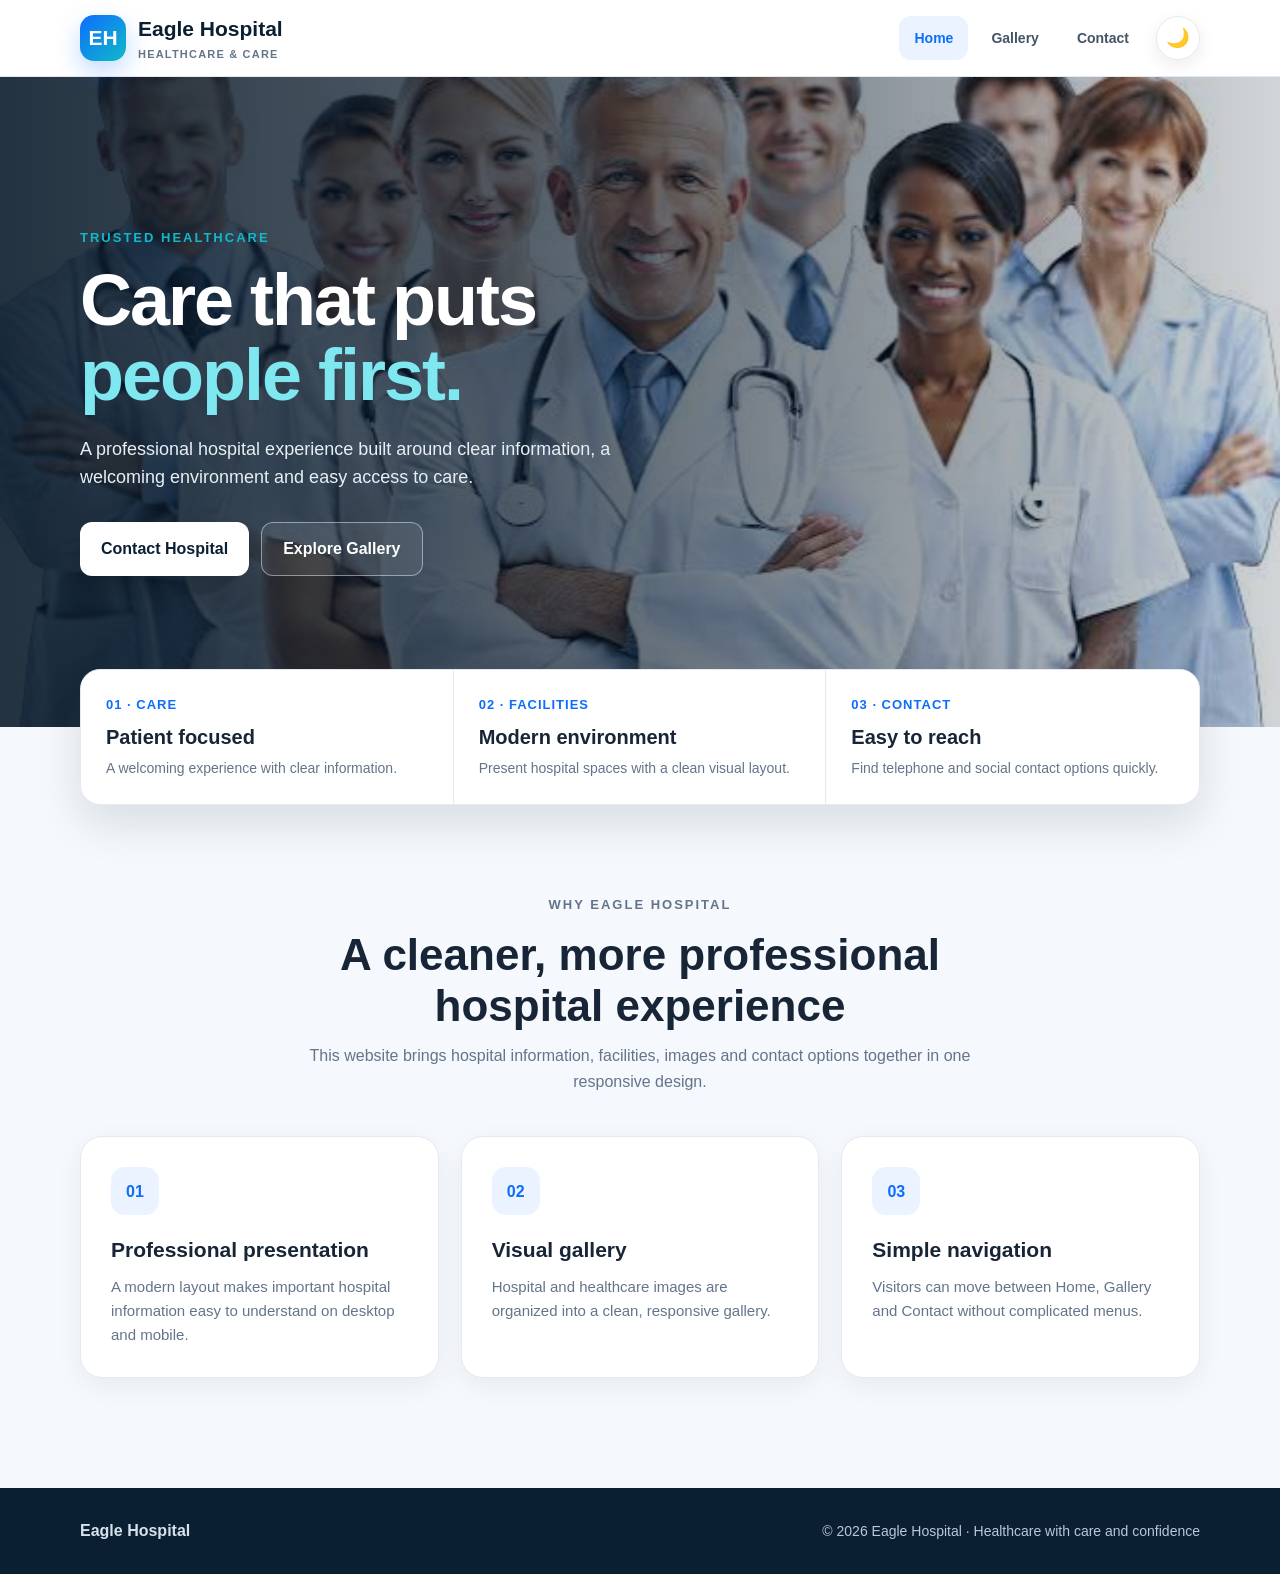
<file: index.html>
<!doctype html>
<html lang="en">
<head>
  <meta charset="utf-8">
  <meta name="viewport" content="width=device-width, initial-scale=1">

  <meta name="description" content="Eagle Hospital — trusted healthcare, professional facilities and easy contact options.">

  <title>Eagle Hospital | Trusted Healthcare</title>

  <link rel="stylesheet" href="all.css">
</head>

<body>

  <!-- ================= HEADER ================= -->
  <header class="header">
    <div class="container header-inner">

      <a class="brand" href="index.html" aria-label="Eagle Hospital home">
        <span class="brand-mark">EH</span>

        <span>
          Eagle Hospital
          <small>HEALTHCARE &amp; CARE</small>
        </span>
      </a>

      <div class="header-right">

        <!-- Navigation -->
        <nav class="nav" aria-label="Main navigation">
          <a class="active" href="index.html">Home</a>
          <a href="image.html">Gallery</a>
          <a href="contact.html">Contact</a>
        </nav>

        <!-- Day / Night Button -->
        <button
          class="theme-toggle"
          id="themeToggle"
          type="button"
          aria-label="Switch to night mode"
          title="Switch to night mode">

          <span id="themeIcon" aria-hidden="true">🌙</span>

        </button>

      </div>

    </div>
  </header>


  <!-- ================= MAIN ================= -->
  <main>

    <!-- HERO -->
    <section class="hero">

      <div class="container">

        <div class="hero-content">

          <p class="eyebrow">
            TRUSTED HEALTHCARE
          </p>

          <h1>
            Care that puts<br>
            <span>people first.</span>
          </h1>

          <p>
            A professional hospital experience built around clear
            information, a welcoming environment and easy access to care.
          </p>

          <div class="actions">

            <a class="btn primary" href="contact.html">
              Contact Hospital
            </a>

            <a class="btn secondary" href="image.html">
              Explore Gallery
            </a>

          </div>

        </div>

      </div>

    </section>


    <!-- ================= QUICK INFORMATION ================= -->
    <section class="quick" aria-label="Hospital highlights">

      <div class="container quick-grid">

        <div class="quick-card">

          <strong>01 · Care</strong>

          <h3>
            Patient focused
          </h3>

          <p>
            A welcoming experience with clear information.
          </p>

        </div>


        <div class="quick-card">

          <strong>02 · Facilities</strong>

          <h3>
            Modern environment
          </h3>

          <p>
            Present hospital spaces with a clean visual layout.
          </p>

        </div>


        <div class="quick-card">

          <strong>03 · Contact</strong>

          <h3>
            Easy to reach
          </h3>

          <p>
            Find telephone and social contact options quickly.
          </p>

        </div>

      </div>

    </section>


    <!-- ================= WHY EAGLE HOSPITAL ================= -->
    <section class="section">

      <div class="container">

        <div class="section-head">

          <p class="eyebrow">
            WHY EAGLE HOSPITAL
          </p>

          <h2>
            A cleaner, more professional hospital experience
          </h2>

          <p>
            This website brings hospital information, facilities,
            images and contact options together in one responsive design.
          </p>

        </div>


        <!-- CARDS -->
        <div class="cards">


          <!-- Card 1 -->
          <article class="card">

            <div class="icon">
              01
            </div>

            <h3>
              Professional presentation
            </h3>

            <p>
              A modern layout makes important hospital information
              easy to understand on desktop and mobile.
            </p>

          </article>


          <!-- Card 2 -->
          <article class="card">

            <div class="icon">
              02
            </div>

            <h3>
              Visual gallery
            </h3>

            <p>
              Hospital and healthcare images are organized into
              a clean, responsive gallery.
            </p>

          </article>


          <!-- Card 3 -->
          <article class="card">

            <div class="icon">
              03
            </div>

            <h3>
              Simple navigation
            </h3>

            <p>
              Visitors can move between Home, Gallery and Contact
              without complicated menus.
            </p>

          </article>


        </div>

      </div>

    </section>

  </main>


  <!-- ================= FOOTER ================= -->
  <footer>

    <div class="container footer-inner">

      <strong>
        Eagle Hospital
      </strong>

      <p>
        © 2026 Eagle Hospital · Healthcare with care and confidence
      </p>

    </div>

  </footer>


  <!-- ================= JAVASCRIPT ================= -->
  <script src="theme.js"></script>

</body>
</html>
</file>
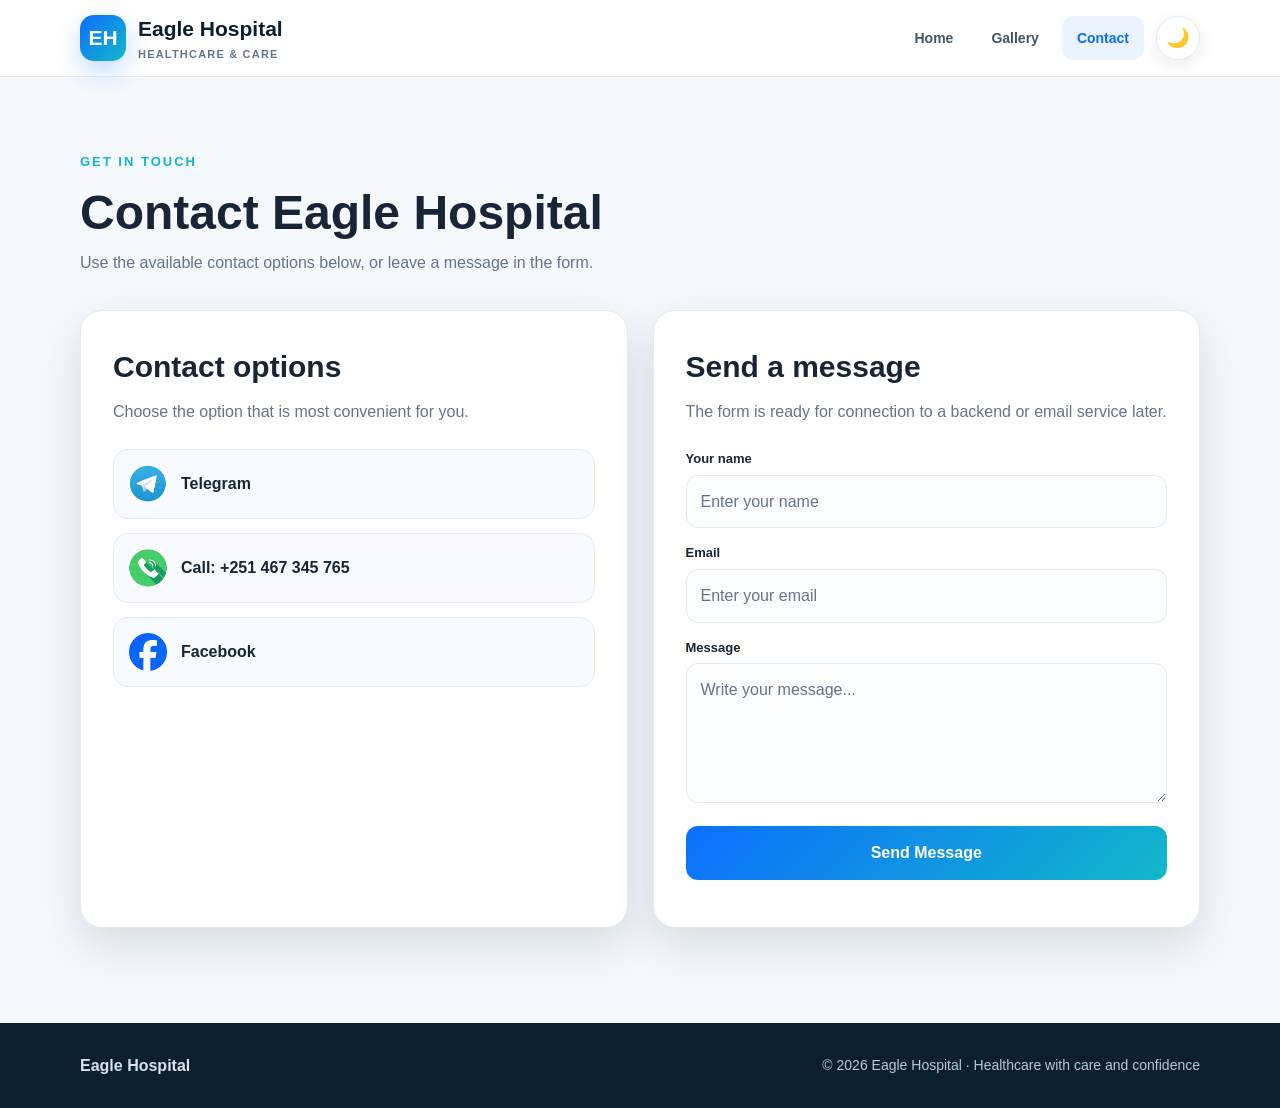
<file: contact.html>
<!doctype html>
<html lang="en">
<head>
  <meta charset="utf-8">
  <meta name="viewport" content="width=device-width,initial-scale=1">

  <meta name="description"
        content="Contact Eagle Hospital by telephone, Telegram or Facebook.">

  <title>Contact | Eagle Hospital</title>

  <link rel="stylesheet" href="all.css">
</head>

<body>

<header class="header">

  <div class="container header-inner">

    <a class="brand"
       href="index.html"
       aria-label="Eagle Hospital home">

      <span class="brand-mark">EH</span>

      <span>
        Eagle Hospital
        <small>HEALTHCARE &amp; CARE</small>
      </span>

    </a>

    <div class="header-right">

      <nav class="nav" aria-label="Main navigation">
        <a href="index.html">Home</a>
        <a href="image.html">Gallery</a>
        <a class="active" href="contact.html">Contact</a>
      </nav>

      <button class="theme-toggle"
              id="themeToggle"
              type="button"
              aria-label="Switch to night mode"
              title="Switch to night mode">

        <span id="themeIcon" aria-hidden="true">🌙</span>

      </button>

    </div>

  </div>

</header>

<main class="page">

  <div class="container">

    <div class="page-title">

      <p class="eyebrow">GET IN TOUCH</p>

      <h1>Contact Eagle Hospital</h1>

      <p>
        Use the available contact options below,
        or leave a message in the form.
      </p>

    </div>

    <section class="contact-grid">

      <div class="contact-panel">

        <h2>Contact options</h2>

        <p>
          Choose the option that is most convenient for you.
        </p>

        <div class="contact-list">

          <a class="contact-link"
             href="https://t.me/AcibademChatBot"
             target="_blank"
             rel="noopener">

            <img src="tel.jfif"
                 alt="Telegram">

            <span>Telegram</span>

          </a>

          <a class="contact-link"
             href="tel:+251467345765">

            <img src="phone.png"
                 alt="Phone">

            <span>
              Call: +251 467 345 765
            </span>

          </a>

          <a class="contact-link"
             href="https://www.facebook.com/AcibademEthiopia/reels/"
             target="_blank"
             rel="noopener">

            <img src="fb.png"
                 alt="Facebook">

            <span>Facebook</span>

          </a>

        </div>

      </div>

      <div class="contact-panel">

        <h2>Send a message</h2>

        <p>
          The form is ready for connection to a backend
          or email service later.
        </p>

        <form class="form" id="contactForm">

          <div>
            <label for="name">Your name</label>

            <input
              id="name"
              name="name"
              type="text"
              placeholder="Enter your name"
              autocomplete="name"
              required>
          </div>

          <div>
            <label for="email">Email</label>

            <input
              id="email"
              name="email"
              type="email"
              placeholder="Enter your email"
              autocomplete="email"
              required>
          </div>

          <div>
            <label for="message">Message</label>

            <textarea
              id="message"
              name="message"
              placeholder="Write your message..."
              required></textarea>
          </div>

          <button type="submit">
            Send Message
          </button>

          <p class="form-note"
             id="formNote"
             role="status"></p>

        </form>

      </div>

    </section>

  </div>

</main>

<footer>

  <div class="container footer-inner">

    <strong>Eagle Hospital</strong>

    <p>
      © 2026 Eagle Hospital · Healthcare with care and confidence
    </p>

  </div>

</footer>

<script src="theme.js"></script>

<script>

document.getElementById("contactForm")
.addEventListener("submit", function(event) {

  event.preventDefault();

  document.getElementById("formNote").textContent =
    "Thank you. Your message form is ready, but it is not connected to a server yet.";

  this.reset();

});

</script>

</body>
</html>
</file>
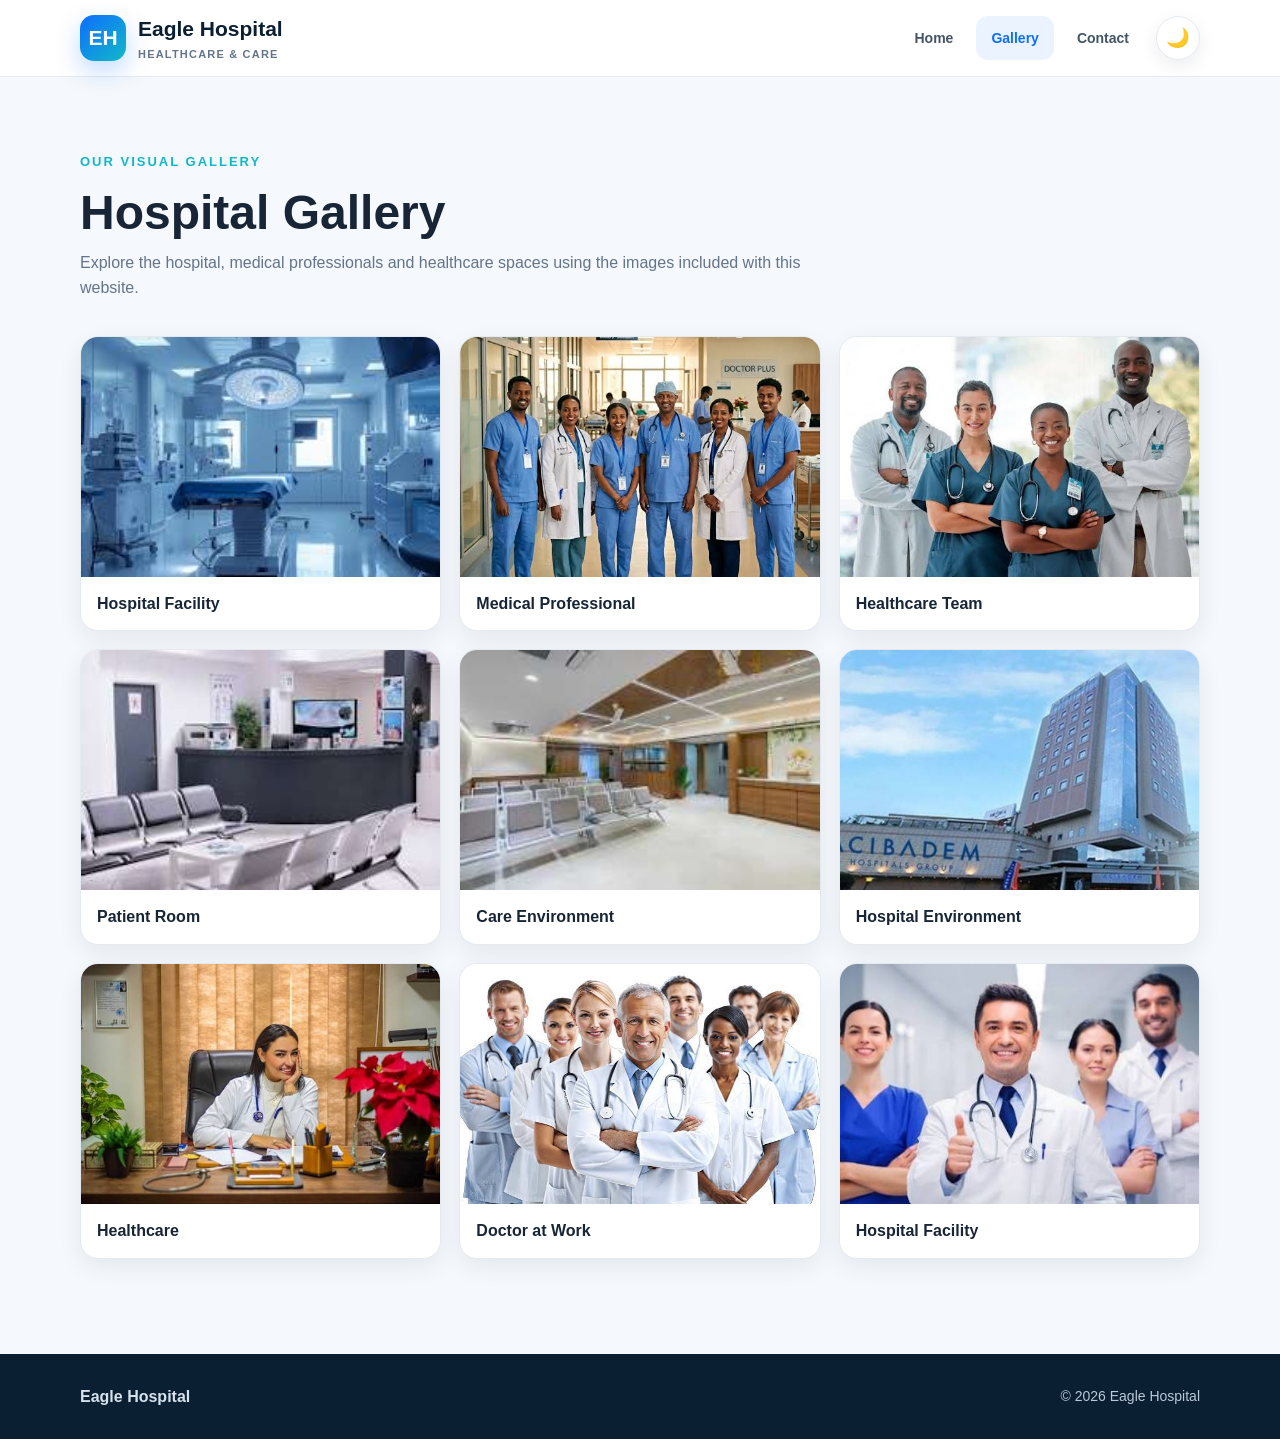
<file: image.html>
<!doctype html>
<html lang="en">
<head>
  <meta charset="utf-8">
  <meta name="viewport" content="width=device-width,initial-scale=1">
  <meta name="description" content="Explore Eagle Hospital facilities, healthcare professionals and hospital spaces.">
  <title>Gallery | Eagle Hospital</title>
  <link rel="stylesheet" href="all.css">
</head>
<body>

<header class="header">
  <div class="container header-inner">

    <a class="brand" href="index.html" aria-label="Eagle Hospital home">
      <span class="brand-mark">EH</span>
      <span>
        Eagle Hospital
        <small>HEALTHCARE &amp; CARE</small>
      </span>
    </a>

    <div class="header-right">

      <nav class="nav" aria-label="Main navigation">
        <a href="index.html">Home</a>
        <a class="active" href="image.html">Gallery</a>
        <a href="contact.html">Contact</a>
      </nav>

      <button class="theme-toggle" id="themeToggle" type="button"
              aria-label="Switch to night mode"
              title="Switch to night mode">
        <span id="themeIcon" aria-hidden="true">🌙</span>
      </button>

    </div>
  </div>
</header>

<main class="page">

  <div class="container">

    <div class="page-title">
      <p class="eyebrow">OUR VISUAL GALLERY</p>

      <h1>Hospital Gallery</h1>

      <p>
        Explore the hospital, medical professionals and healthcare
        spaces using the images included with this website.
      </p>
    </div>

    <section class="gallery" aria-label="Hospital gallery">

      <figure class="gallery-item">
        <img src="sur.jfif"
             alt="Hospital facility"
             loading="lazy">
        <figcaption class="gallery-caption">
          Hospital Facility
        </figcaption>
      </figure>

      <figure class="gallery-item">
        <img src="doc1.jfif"
             alt="Doctor"
             loading="lazy">
        <figcaption class="gallery-caption">
          Medical Professional
        </figcaption>
      </figure>

      <figure class="gallery-item">
        <img src="doc2.jfif"
             alt="Medical professional"
             loading="lazy">
        <figcaption class="gallery-caption">
          Healthcare Team
        </figcaption>
      </figure>

      <figure class="gallery-item">
        <img src="res1.jfif"
             alt="Hospital room"
             loading="lazy">
        <figcaption class="gallery-caption">
          Patient Room
        </figcaption>
      </figure>

      <figure class="gallery-item">
        <img src="res2.jfif"
             alt="Hospital facility"
             loading="lazy">
        <figcaption class="gallery-caption">
          Care Environment
        </figcaption>
      </figure>

      <figure class="gallery-item">
        <img src="one.jfif"
             alt="Healthcare facility"
             loading="lazy">
        <figcaption class="gallery-caption">
          Hospital Environment
        </figcaption>
      </figure>

      <figure class="gallery-item">
        <img src="six.jfif"
             alt="Healthcare team"
             loading="lazy">
        <figcaption class="gallery-caption">
          Healthcare
        </figcaption>
      </figure>

      <figure class="gallery-item">
        <img src="doctor.jfif"
             alt="Doctor at work"
             loading="lazy">
        <figcaption class="gallery-caption">
          Doctor at Work
        </figcaption>
      </figure>

      <figure class="gallery-item">
        <img src="four.jfif"
             alt="Hospital facility"
             loading="lazy">
        <figcaption class="gallery-caption">
          Hospital Facility
        </figcaption>
      </figure>

    </section>

  </div>

</main>

<footer>
  <div class="container footer-inner">
    <strong>Eagle Hospital</strong>
    <p>© 2026 Eagle Hospital</p>
  </div>
</footer>

<script src="theme.js"></script>

</body>
</html>
</file>
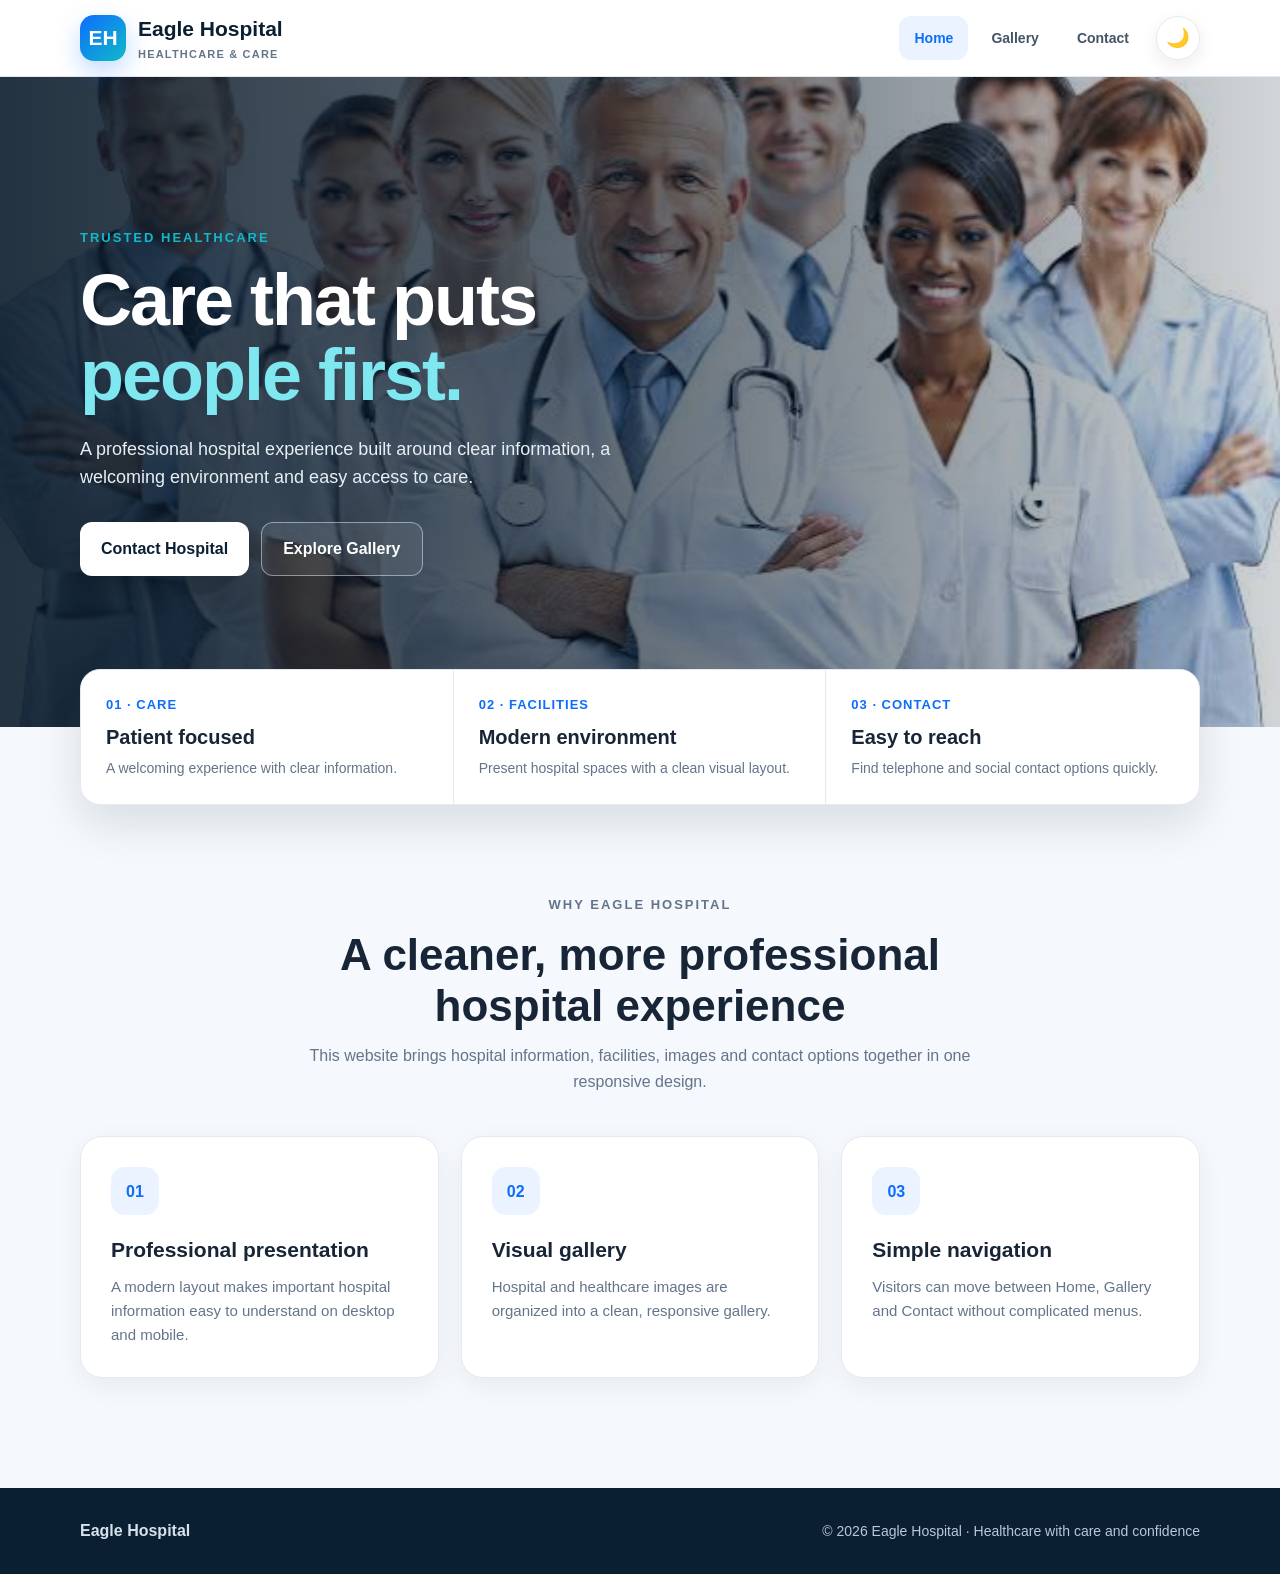
<file: index (2).html>
<!doctype html>
<html lang="en">
<head>
  <meta charset="utf-8">
  <meta name="viewport" content="width=device-width,initial-scale=1">
  <meta name="description" content="Eagle Hospital — trusted healthcare, professional facilities and easy contact options.">
  <title>Eagle Hospital | Trusted Healthcare</title>
  <link rel="stylesheet" href="all.css">
</head>
<body>

<header class="header">
  <div class="container header-inner">
    <a class="brand" href="index.html" aria-label="Eagle Hospital home">
      <span class="brand-mark">EH</span>
      <span>Eagle Hospital<small>HEALTHCARE &amp; CARE</small></span>
    </a>

    <div class="header-right">
      <nav class="nav" aria-label="Main navigation">
        <a class="active" href="index.html">Home</a>
        <a href="image.html">Gallery</a>
        <a href="contact.html">Contact</a>
      </nav>

      <button class="theme-toggle" id="themeToggle" type="button"
              aria-label="Switch to night mode" title="Switch to night mode">
        <span id="themeIcon" aria-hidden="true">🌙</span>
      </button>
    </div>
  </div>
</header>

<main>

<section class="hero">
  <div class="container">
    <div class="hero-content">
      <p class="eyebrow">TRUSTED HEALTHCARE</p>

      <h1>
        Care that puts<br>
        <span>people first.</span>
      </h1>

      <p>
        A professional hospital experience built around clear information,
        a welcoming environment and easy access to care.
      </p>

      <div class="actions">
        <a class="btn primary" href="contact.html">Contact Hospital</a>
        <a class="btn secondary" href="image.html">Explore Gallery</a>
      </div>
    </div>
  </div>
</section>

<section class="quick" aria-label="Hospital highlights">
  <div class="container quick-grid">

    <div class="quick-card">
      <strong>01 · Care</strong>
      <h3>Patient focused</h3>
      <p>A welcoming experience with clear information.</p>
    </div>

    <div class="quick-card">
      <strong>02 · Facilities</strong>
      <h3>Modern environment</h3>
      <p>Present hospital spaces with a clean visual layout.</p>
    </div>

    <div class="quick-card">
      <strong>03 · Contact</strong>
      <h3>Easy to reach</h3>
      <p>Find telephone and social contact options quickly.</p>
    </div>

  </div>
</section>

<section class="section">
  <div class="container">

    <div class="section-head">
      <p class="eyebrow">WHY EAGLE HOSPITAL</p>

      <h2>
        A cleaner, more professional hospital experience
      </h2>

      <p>
        This website brings hospital information, facilities,
        images and contact options together in one responsive design.
      </p>
    </div>

    <div class="cards">

      <article class="card">
        <div class="icon">01</div>
        <h3>Professional presentation</h3>
        <p>
          A modern layout makes important hospital information
          easy to understand on desktop and mobile.
        </p>
      </article>

      <article class="card">
        <div class="icon">02</div>
        <h3>Visual gallery</h3>
        <p>
          Hospital and healthcare images are organized into
          a clean, responsive gallery.
        </p>
      </article>

      <article class="card">
        <div class="icon">03</div>
        <h3>Simple navigation</h3>
        <p>
          Visitors can move between Home, Gallery and Contact
          without complicated menus.
        </p>
      </article>

    </div>
  </div>
</section>

</main>

<footer>
  <div class="container footer-inner">
    <strong>Eagle Hospital</strong>
    <p>© 2026 Eagle Hospital · Healthcare with care and confidence</p>
  </div>
</footer>

<script src="theme.js"></script>

</body>
<script src="theme.js"></script>
</html>
</file>
<file: all.css>
/* =========================================================
   EAGLE HOSPITAL
   Professional Responsive Website
   Day / Night Mode
   ========================================================= */

/* =========================
   ROOT VARIABLES
   ========================= */

:root {
  --navy: #0b1f33;
  --blue: #0d6efd;
  --cyan: #12b8c9;

  --ink: #172536;
  --muted: #64748b;

  --light: #f5f8fc;
  --white: #ffffff;
  --line: #e5eaf0;

  --card: #ffffff;
  --input: #fbfdff;
  --soft: #f7faff;

  --shadow: 0 18px 45px rgba(11, 31, 51, 0.12);

  --radius: 22px;

  --transition: 0.25s ease;
}


/* =========================
   DARK MODE VARIABLES
   ========================= */

body.dark-mode {
  --ink: #e8eef5;
  --muted: #aab7c5;

  --light: #07131f;
  --white: #101e2b;

  --line: #243746;

  --card: #10202e;
  --input: #0c1a27;
  --soft: #122535;

  --shadow: 0 18px 45px rgba(0, 0, 0, 0.35);
}


/* =========================
   RESET
   ========================= */

* {
  box-sizing: border-box;
  margin: 0;
  padding: 0;
}

html {
  scroll-behavior: smooth;
}

body {
  font-family: Arial, Helvetica, sans-serif;
  color: var(--ink);
  background: var(--light);
  line-height: 1.6;

  transition:
    background var(--transition),
    color var(--transition);
}

a {
  text-decoration: none;
  color: inherit;
}

img {
  max-width: 100%;
  display: block;
}

button,
input,
textarea {
  font: inherit;
}

.container {
  width: min(1120px, 92%);
  margin: auto;
}


/* =========================
   HEADER
   ========================= */

.header {
  position: sticky;
  top: 0;
  z-index: 1000;

  background: rgba(255, 255, 255, 0.96);

  backdrop-filter: blur(12px);

  border-bottom: 1px solid var(--line);

  transition:
    background var(--transition),
    border-color var(--transition);
}

body.dark-mode .header {
  background: rgba(7, 19, 31, 0.95);
}

.header-inner {
  min-height: 76px;

  display: flex;
  align-items: center;
  justify-content: space-between;

  gap: 25px;
}


/* =========================
   BRAND
   ========================= */

.brand {
  display: flex;
  align-items: center;

  gap: 12px;

  font-size: 21px;
  font-weight: 700;

  color: var(--navy);

  transition: color var(--transition);
}

body.dark-mode .brand {
  color: #ffffff;
}

.brand small {
  display: block;

  color: var(--muted);

  font-size: 11px;
  font-weight: 600;

  letter-spacing: 1.2px;
}

.brand-mark {
  width: 46px;
  height: 46px;

  border-radius: 14px;

  display: grid;
  place-items: center;

  color: #ffffff;

  font-weight: 800;

  background:
    linear-gradient(
      135deg,
      var(--blue),
      var(--cyan)
    );

  box-shadow:
    0 10px 24px rgba(13, 110, 253, 0.25);
}


/* =========================
   HEADER RIGHT
   ========================= */

.header-right {
  display: flex;
  align-items: center;
  gap: 12px;
}


/* =========================
   NAVIGATION
   ========================= */

.nav {
  display: flex;
  align-items: center;

  gap: 8px;
}

.nav a {
  padding: 11px 15px;

  border-radius: 12px;

  color: #425466;

  font-weight: 700;

  font-size: 14px;

  transition:
    background var(--transition),
    color var(--transition),
    transform var(--transition);
}

body.dark-mode .nav a {
  color: #c4d0dc;
}

.nav a:hover,
.nav a.active {
  background: #eaf3ff;
  color: var(--blue);
}

body.dark-mode .nav a:hover,
body.dark-mode .nav a.active {
  background: #142f43;
  color: #58b7ff;
}


/* =========================
   DAY / NIGHT BUTTON
   ========================= */

.theme-toggle {
  width: 44px;
  height: 44px;

  border: 1px solid var(--line);

  border-radius: 50%;

  background: var(--card);

  display: grid;
  place-items: center;

  cursor: pointer;

  font-size: 19px;

  box-shadow:
    0 6px 18px rgba(11, 31, 51, 0.08);

  transition:
    transform var(--transition),
    background var(--transition),
    border-color var(--transition);
}

.theme-toggle:hover {
  transform: rotate(10deg) scale(1.06);
}

.theme-toggle:active {
  transform: scale(0.94);
}


/* =========================
   HERO
   ========================= */

.hero {
  min-height: 650px;

  display: flex;
  align-items: center;

  position: relative;
  overflow: hidden;

  background-image:
    linear-gradient(
      90deg,
      rgba(5, 22, 38, 0.88) 0%,
      rgba(5, 22, 38, 0.68) 42%,
      rgba(5, 22, 38, 0.18) 100%
    ),
    url("doctor.jfif");

  background-size: cover;
  background-position: center;
}

.hero-content {
  padding: 100px 0;

  color: #ffffff;

  max-width: 680px;
}


/* =========================
   EYEBROW
   ========================= */

.eyebrow {
  color: var(--cyan);

  font-size: 13px;

  font-weight: 800;

  letter-spacing: 2px;

  margin-bottom: 14px;
}


/* =========================
   HERO TEXT
   ========================= */

.hero h1 {
  font-size: clamp(42px, 6vw, 72px);

  line-height: 1.04;

  margin-bottom: 22px;

  letter-spacing: -2px;
}

.hero h1 span {
  color: #7ee7ef;
}

.hero p:not(.eyebrow) {
  font-size: 18px;

  color: #e6eef6;

  max-width: 600px;

  margin-bottom: 30px;
}


/* =========================
   BUTTONS
   ========================= */

.actions {
  display: flex;

  flex-wrap: wrap;

  gap: 12px;
}

.btn {
  display: inline-flex;

  align-items: center;
  justify-content: center;

  padding: 13px 21px;

  border-radius: 12px;

  font-weight: 800;

  transition:
    transform 0.2s ease,
    box-shadow 0.2s ease,
    background 0.2s ease;
}

.btn:hover {
  transform: translateY(-2px);
}

.btn.primary {
  background: #ffffff;

  color: var(--navy);

  box-shadow:
    0 12px 28px rgba(0, 0, 0, 0.18);
}

.btn.secondary {
  border: 1px solid rgba(255, 255, 255, 0.45);

  color: #ffffff;

  background: rgba(255, 255, 255, 0.08);
}

.btn.secondary:hover {
  background: rgba(255, 255, 255, 0.16);
}


/* =========================
   QUICK INFORMATION
   ========================= */

.quick {
  margin-top: -58px;

  position: relative;

  z-index: 2;
}

.quick-grid {
  display: grid;

  grid-template-columns:
    repeat(3, 1fr);

  background: var(--card);

  border: 1px solid var(--line);

  border-radius: 20px;

  box-shadow: var(--shadow);

  overflow: hidden;
}

.quick-card {
  padding: 25px;

  border-right: 1px solid var(--line);

  transition:
    background var(--transition);
}

.quick-card:last-child {
  border-right: 0;
}

.quick-card:hover {
  background: rgba(13, 110, 253, 0.03);
}

body.dark-mode .quick-card:hover {
  background: rgba(88, 183, 255, 0.05);
}

.quick-card strong {
  display: block;

  color: var(--blue);

  font-size: 13px;

  text-transform: uppercase;

  letter-spacing: 1px;

  margin-bottom: 5px;
}

.quick-card h3 {
  font-size: 20px;

  margin-bottom: 4px;
}

.quick-card p {
  color: var(--muted);

  font-size: 14px;
}


/* =========================
   SECTIONS
   ========================= */

.section {
  padding: 90px 0;
}

.section-head {
  text-align: center;

  max-width: 720px;

  margin: 0 auto 42px;
}

.section-head h2 {
  font-size: clamp(30px, 4vw, 44px);

  line-height: 1.15;

  margin-bottom: 12px;
}

.section-head p {
  color: var(--muted);
}


/* =========================
   CARDS
   ========================= */

.cards {
  display: grid;

  grid-template-columns:
    repeat(3, 1fr);

  gap: 22px;
}

.card {
  background: var(--card);

  border: 1px solid var(--line);

  border-radius: var(--radius);

  padding: 30px;

  box-shadow:
    0 8px 28px rgba(11, 31, 51, 0.06);

  transition:
    transform 0.25s ease,
    box-shadow 0.25s ease,
    background var(--transition),
    border-color var(--transition);
}

.card:hover {
  transform: translateY(-5px);

  box-shadow:
    0 18px 40px rgba(11, 31, 51, 0.12);
}

body.dark-mode .card:hover {
  box-shadow:
    0 18px 40px rgba(0, 0, 0, 0.35);
}


/* =========================
   CARD ICON
   ========================= */

.icon {
  width: 48px;
  height: 48px;

  border-radius: 14px;

  background: #eaf3ff;

  color: var(--blue);

  display: grid;

  place-items: center;

  font-weight: 900;

  margin-bottom: 18px;
}

body.dark-mode .icon {
  background: #14334a;

  color: #62bdff;
}

.card h3 {
  font-size: 21px;

  margin-bottom: 8px;
}

.card p {
  color: var(--muted);

  font-size: 15px;
}


/* =========================
   GENERAL PAGE
   ========================= */

.page {
  padding: 75px 0;

  min-height: 70vh;
}

.page-title {
  max-width: 750px;

  margin-bottom: 35px;
}

.page-title h1 {
  font-size: 48px;

  line-height: 1.1;

  margin-bottom: 10px;
}

.page-title p:last-child {
  color: var(--muted);
}


/* =========================
   GALLERY
   ========================= */

.gallery {
  display: grid;

  grid-template-columns:
    repeat(3, 1fr);

  gap: 18px;
}

.gallery-item {
  overflow: hidden;

  border-radius: 18px;

  background: var(--card);

  border: 1px solid var(--line);

  box-shadow:
    0 8px 24px rgba(11, 31, 51, 0.07);

  transition:
    transform 0.25s ease,
    box-shadow 0.25s ease,
    background var(--transition);
}

.gallery-item:hover {
  transform: translateY(-5px);

  box-shadow:
    0 18px 40px rgba(11, 31, 51, 0.14);
}

.gallery-item img {
  width: 100%;

  height: 240px;

  object-fit: cover;

  transition:
    transform 0.35s ease;
}

.gallery-item:hover img {
  transform: scale(1.04);
}

.gallery-caption {
  padding: 14px 16px;

  font-weight: 700;

  color: var(--ink);
}


/* =========================
   CONTACT
   ========================= */

.contact-grid {
  display: grid;

  grid-template-columns:
    1fr 1fr;

  gap: 25px;
}

.contact-panel {
  background: var(--card);

  border: 1px solid var(--line);

  border-radius: var(--radius);

  padding: 32px;

  box-shadow: var(--shadow);

  transition:
    background var(--transition),
    border-color var(--transition);
}

.contact-panel h2 {
  font-size: 30px;

  margin-bottom: 8px;
}

.contact-panel > p {
  color: var(--muted);

  margin-bottom: 24px;
}


/* =========================
   CONTACT LINKS
   ========================= */

.contact-list {
  display: grid;

  gap: 14px;
}

.contact-link {
  display: flex;

  gap: 14px;

  align-items: center;

  padding: 15px;

  border-radius: 15px;

  background: var(--soft);

  border: 1px solid var(--line);

  transition:
    transform 0.2s ease,
    background var(--transition),
    border-color var(--transition);
}

.contact-link:hover {
  transform: translateX(4px);

  border-color: var(--blue);
}

.contact-link img {
  width: 38px;
  height: 38px;

  object-fit: cover;

  border-radius: 10px;
}

.contact-link span {
  font-weight: 700;
}


/* =========================
   FORM
   ========================= */

.form {
  display: grid;

  gap: 15px;
}

.form label {
  font-size: 13px;

  font-weight: 800;

  display: block;

  margin-bottom: 5px;
}

.form input,
.form textarea {
  width: 100%;

  border: 1px solid var(--line);

  border-radius: 12px;

  padding: 13px 14px;

  font: inherit;

  outline: none;

  color: var(--ink);

  background: var(--input);

  transition:
    border-color var(--transition),
    box-shadow var(--transition),
    background var(--transition),
    color var(--transition);
}

.form input::placeholder,
.form textarea::placeholder {
  color: var(--muted);
}

.form input:focus,
.form textarea:focus {
  border-color: var(--blue);

  box-shadow:
    0 0 0 3px rgba(13, 110, 253, 0.1);
}

.form textarea {
  min-height: 140px;

  resize: vertical;
}

.form button {
  border: 0;

  background:
    linear-gradient(
      135deg,
      var(--blue),
      var(--cyan)
    );

  color: #ffffff;

  padding: 14px 18px;

  border-radius: 12px;

  font-weight: 800;

  cursor: pointer;

  transition:
    transform 0.2s ease,
    box-shadow 0.2s ease;
}

.form button:hover {
  transform: translateY(-2px);

  box-shadow:
    0 10px 25px rgba(13, 110, 253, 0.25);
}

.form-note {
  color: var(--cyan);

  font-size: 14px;

  font-weight: 600;
}


/* =========================
   FOOTER
   ========================= */

footer {
  background: var(--navy);

  color: #d8e2ec;

  padding: 30px 0;

  margin-top: 20px;
}

.footer-inner {
  display: flex;

  justify-content: space-between;

  gap: 20px;

  align-items: center;
}

footer p {
  font-size: 14px;

  color: #b9c8d6;
}


/* =========================
   DARK MODE FOOTER
   ========================= */

body.dark-mode footer {
  background: #040c13;
}


/* =========================
   SELECTION
   ========================= */

::selection {
  background: var(--blue);

  color: #ffffff;
}


/* =========================
   FOCUS ACCESSIBILITY
   ========================= */

a:focus-visible,
button:focus-visible,
input:focus-visible,
textarea:focus-visible {
  outline: 3px solid rgba(13, 110, 253, 0.35);

  outline-offset: 3px;
}


/* =========================
   RESPONSIVE — TABLET
   ========================= */

@media (max-width: 800px) {

  .header-inner {
    min-height: 68px;
  }

  .header-right {
    gap: 6px;
  }

  .nav {
    gap: 3px;
  }

  .nav a {
    padding: 9px 8px;

    font-size: 13px;
  }

  .theme-toggle {
    width: 40px;
    height: 40px;

    font-size: 17px;
  }

  .hero {
    min-height: 600px;

    background-position: 60% center;
  }

  .quick-grid,
  .cards,
  .contact-grid {
    grid-template-columns: 1fr;
  }

  .quick-card {
    border-right: 0;

    border-bottom: 1px solid var(--line);
  }

  .quick-card:last-child {
    border-bottom: 0;
  }

  .gallery {
    grid-template-columns:
      repeat(2, 1fr);
  }

  .section {
    padding: 65px 0;
  }

  .footer-inner {
    flex-direction: column;

    align-items: flex-start;
  }

}


/* =========================
   RESPONSIVE — MOBILE
   ========================= */

@media (max-width: 520px) {

  .container {
    width: min(94%, 1120px);
  }

  .header-inner {
    gap: 8px;
  }

  .brand {
    font-size: 18px;

    gap: 8px;
  }

  .brand small {
    font-size: 9px;

    letter-spacing: 0.8px;
  }

  .brand-mark {
    width: 40px;
    height: 40px;

    border-radius: 12px;
  }

  .header-right {
    gap: 2px;
  }

  .nav {
    gap: 0;
  }

  .nav a {
    padding: 8px 6px;

    font-size: 12px;
  }

  .theme-toggle {
    width: 36px;
    height: 36px;

    font-size: 15px;
  }

  .hero {
    min-height: 580px;

    background-position:
      63% center;
  }

  .hero-content {
    padding: 75px 0;
  }

  .hero h1 {
    font-size:
      clamp(38px, 11vw, 52px);

    letter-spacing: -1px;
  }

  .hero p:not(.eyebrow) {
    font-size: 16px;
  }

  .actions {
    flex-direction: column;

    align-items: stretch;
  }

  .btn {
    width: 100%;
  }

  .quick {
    margin-top: -35px;
  }

  .quick-card {
    padding: 20px;
  }

  .section {
    padding: 55px 0;
  }

  .section-head {
    margin-bottom: 30px;
  }

  .page {
    padding: 55px 0;
  }

  .page-title h1 {
    font-size: 38px;
  }

  .gallery {
    grid-template-columns: 1fr;
  }

  .gallery-item img {
    height: 230px;
  }

  .contact-panel {
    padding: 24px;
  }

  .contact-panel h2 {
    font-size: 26px;
  }

}


/* =========================
   REDUCED MOTION
   ========================= */

@media (prefers-reduced-motion: reduce) {

  html {
    scroll-behavior: auto;
  }

  *,
  *::before,
  *::after {
    transition: none !important;

    animation: none !important;
  }

}
</file>
